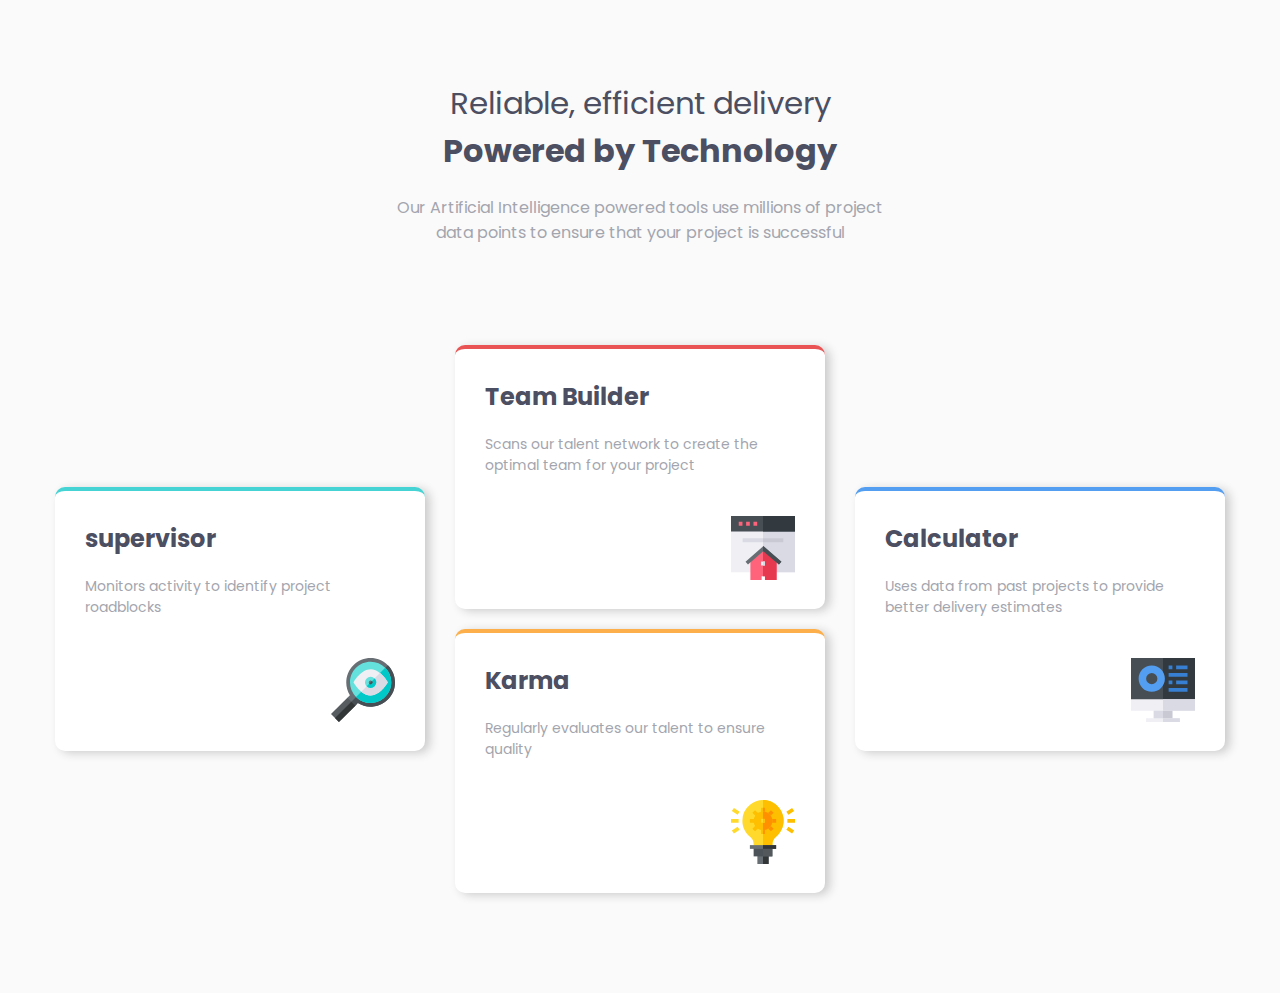
<file: four-card-feature-section-master/index.html>
<!DOCTYPE html>
<html lang="en">

<head>
  <meta charset="UTF-8">
  <meta name="viewport" content="width=device-width, initial-scale=1.0">
  <!-- displays site properly based on user's device -->

  <link rel="icon" type="image/png" sizes="32x32" href="./images/favicon-32x32.png">

  <title>Frontend Mentor | Four card feature section</title>
  <link rel="stylesheet" href="css/style.css">
  <link rel="preconnect" href="https://fonts.googleapis.com">
  <link rel="preconnect" href="https://fonts.gstatic.com" crossorigin>
  <link href="https://fonts.googleapis.com/css2?family=Poppins:wght@200;400;600&display=swap" rel="stylesheet">


  <!-- Feel free to remove these styles or customise in your own stylesheet 👍 -->
  <style>
    .attribution {
      font-size: 11px;
      text-align: center;
    }

    .attribution a {
      color: hsl(228, 45%, 44%);
    }
  </style>
</head>

<body>

  <div class="text">
    <p>Reliable, efficient delivery</p>
    <h1>Powered by Technology</h1>
    <p> Our Artificial Intelligence powered tools use millions of project data points
      to ensure that your project is successful</p>
  </div>
  <div class="container">
    <div class="col">
      <div class="box supervisor">
        <h2>supervisor</h2>
        <p>Monitors activity to identify project roadblocks</p>
        <img src="images/icon-supervisor.svg" alt="">
      </div>
    </div>
    <div class="col">
      <div class="box teamBuilder" >
        <h2> Team Builder</h2>
        <p>Scans our talent network to create the optimal team for your project</p>
        <img src="images/icon-team-builder.svg" alt="">
      </div>
      <div class="box karma">
        <h2>Karma</h2>
        <p> Regularly evaluates our talent to ensure quality</p>
        <img src="images/icon-karma.svg" alt="">
      </div>
    </div>
    <div class="col">
      <div class="box calculator">
        <h2>Calculator</h2>
        <p>Uses data from past projects to provide better delivery estimates</p>
        <img src="images/icon-calculator.svg" alt="">
      </div>
    </div>
  </div>
  
  <!-- <footer>
    <p class="attribution">
      Challenge by <a href="https://www.frontendmentor.io?ref=challenge" target="_blank">Frontend Mentor</a>.
      Coded by <a href="#">Your Name Here</a>.
    </p>
  </footer> -->
</body>

</html>
</file>
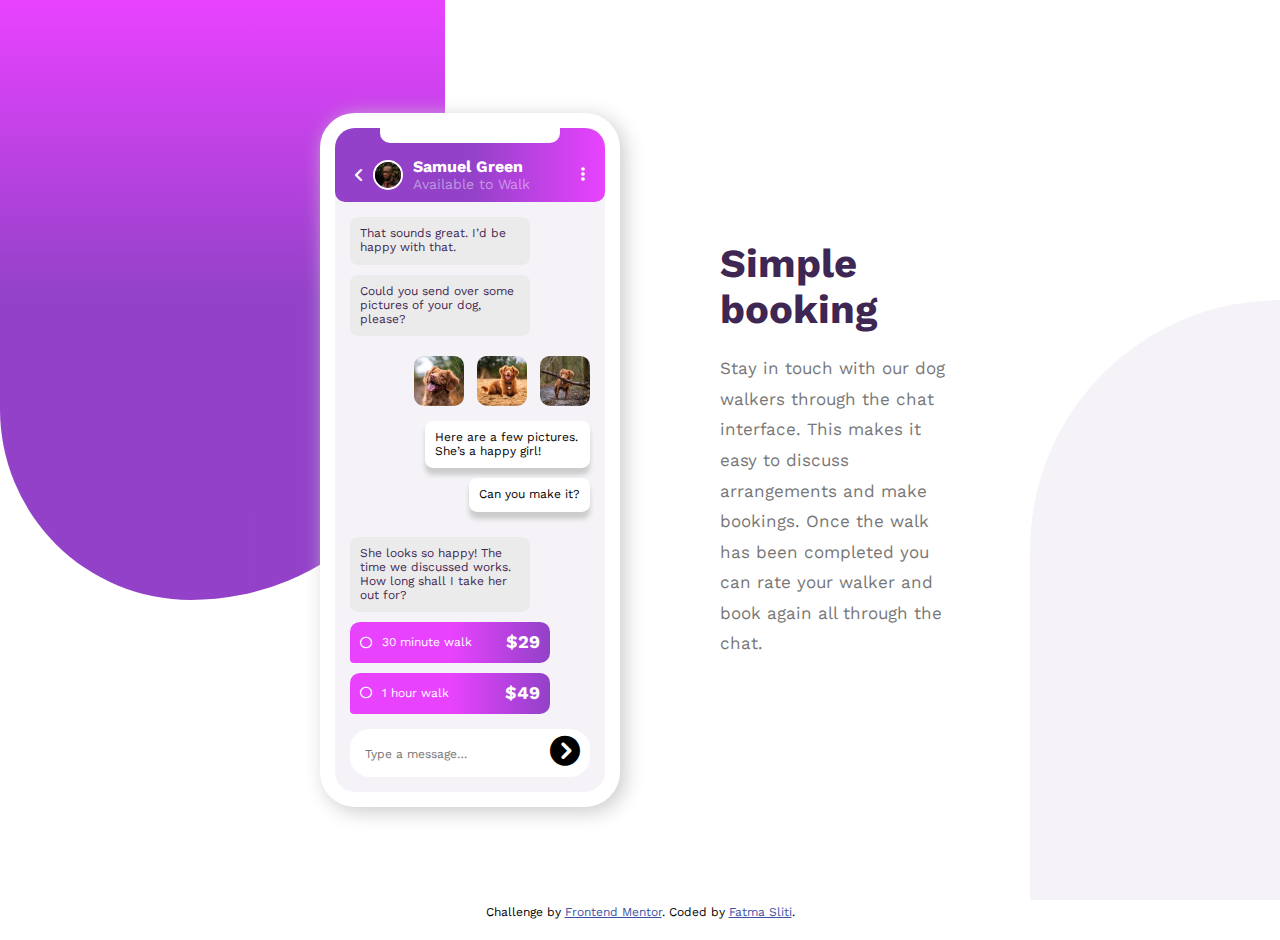
<file: chat-app-css-illustration-master/chat-app-css-illustration-master/index.html>
<!DOCTYPE html>
<html lang="en">

<head>
  <meta charset="UTF-8">
  <meta name="viewport" content="width=device-width, initial-scale=1.0">
  <!-- displays site properly based on user's device -->

  <link rel="icon" type="image/png" sizes="32x32" href="./images/favicon-32x32.png">

  <title>Frontend Mentor | [Challenge Name Here]</title>
  <link rel="stylesheet" href="css/all.min.css">
  <link rel="stylesheet" href="css/normalize.css">
  <link rel="stylesheet" href="css/style.css">
  <link rel="preconnect" href="https://fonts.googleapis.com">
  <link rel="preconnect" href="https://fonts.gstatic.com" crossorigin>
  <link
    href="https://fonts.googleapis.com/css2?family=Cairo&family=Open+Sans:wght@400;700&family=Rubik:ital,wght@0,400;0,700;1,500&family=Work+Sans:ital,wght@0,200;0,300;0,400;0,700;0,800;1,500&display=swap"
    rel="stylesheet">
  <!-- Feel free to remove these styles or customise in your own stylesheet 👍 -->
  <style>
    .attribution {
      font-size: 12px;
      text-align: center;
      position: absolute;
      bottom: -40px;
      left: 50%;
      transform: translatex(-50%);
      padding: 20px;
    }

    @media (max-width: 767px) {
      .attribution {
        bottom: -230px;
      }
    }

    .attribution a {
      color: hsl(228, 45%, 44%);
    }
  </style>
</head>

<body>
  <div class=" top"></div>
  <div class=" down"></div>
  <div class="container">
    <div class="content">
      <div class="conversation">
        <div class="title">
          <div class="info">
            <i class="fa-solid fa-angle-left"></i>
            <img src="images/avatar.jpg" alt="">
            <div class="text">
              <h4> Samuel Green</h4>
              <p> Available to Walk</p>
            </div>
          </div>
          <div class="icon">
            <i class="fa-solid fa-ellipsis-vertical"></i>
          </div>
        </div>
        <div class="landing">
          <p> That sounds great. I’d be happy with that.</p>
          <p> Could you send over some pictures of your dog, please?</p>
          <div class="landing-body">
            <div class="images">
              <img src="images/dog-image-1.jpg" alt="">
              <img src="images/dog-image-2.jpg" alt="">
              <img src="images/dog-image-3.jpg" alt="">
            </div>
            <p>Here are a few pictures. She’s a happy girl!</p>
            <p> Can you make it?</p>
          </div>

          <p>She looks so happy! The time we discussed works. How long shall I take her out for?</p>
          <div class="box">
            <div class="info">
              <i class="fa-regular fa-circle"></i>
              <p> 30 minute walk</p>
            </div>

            <span>$29</span>
          </div>

          <div class="box">
            <div class="info">
              <i class="fa-regular fa-circle"></i>
              <p> 1 hour walk</p>
            </div>

            <span> $49</span>
          </div>
          <div class="message">
            <input type="text" placeholder="Type a message…">
            <i class="fa-solid fa-circle-chevron-right"></i>
          </div>

        </div>
      </div>
      <div class="text-section">
        <h1> Simple booking</h1>
        <p>Stay in touch with our dog walkers through the chat interface. This makes it easy to
          discuss arrangements and make bookings. Once the walk has been completed you can rate
          your walker and book again all through the chat.</p>
      </div>
    </div>
  </div>
  </div>
  <div class="attribution">
    Challenge by <a href="https://www.frontendmentor.io?ref=challenge" target="_blank">Frontend Mentor</a>.
    Coded by <a href="https://www.linkedin.com/in/fatma-sliti-86489b226/" target="_blank">Fatma Sliti</a>.
  </div>
</body>

</html>
</file>
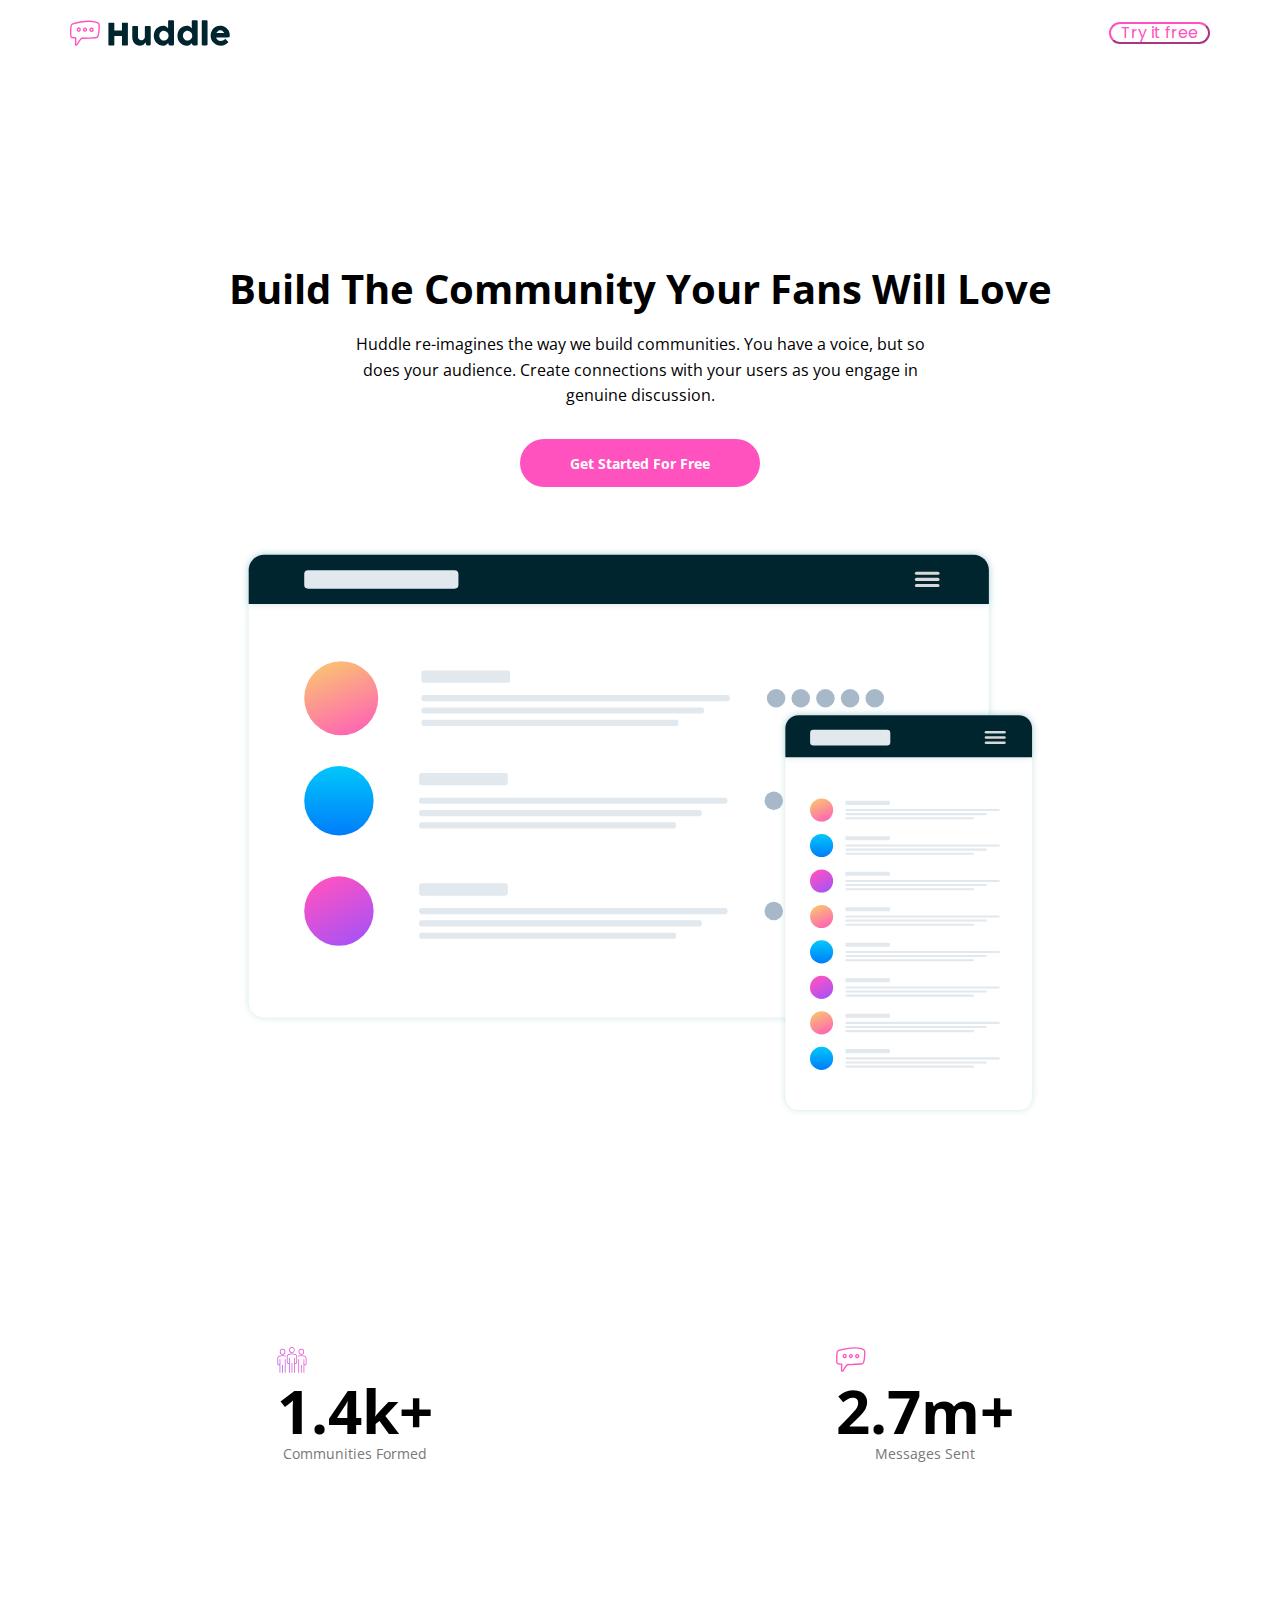
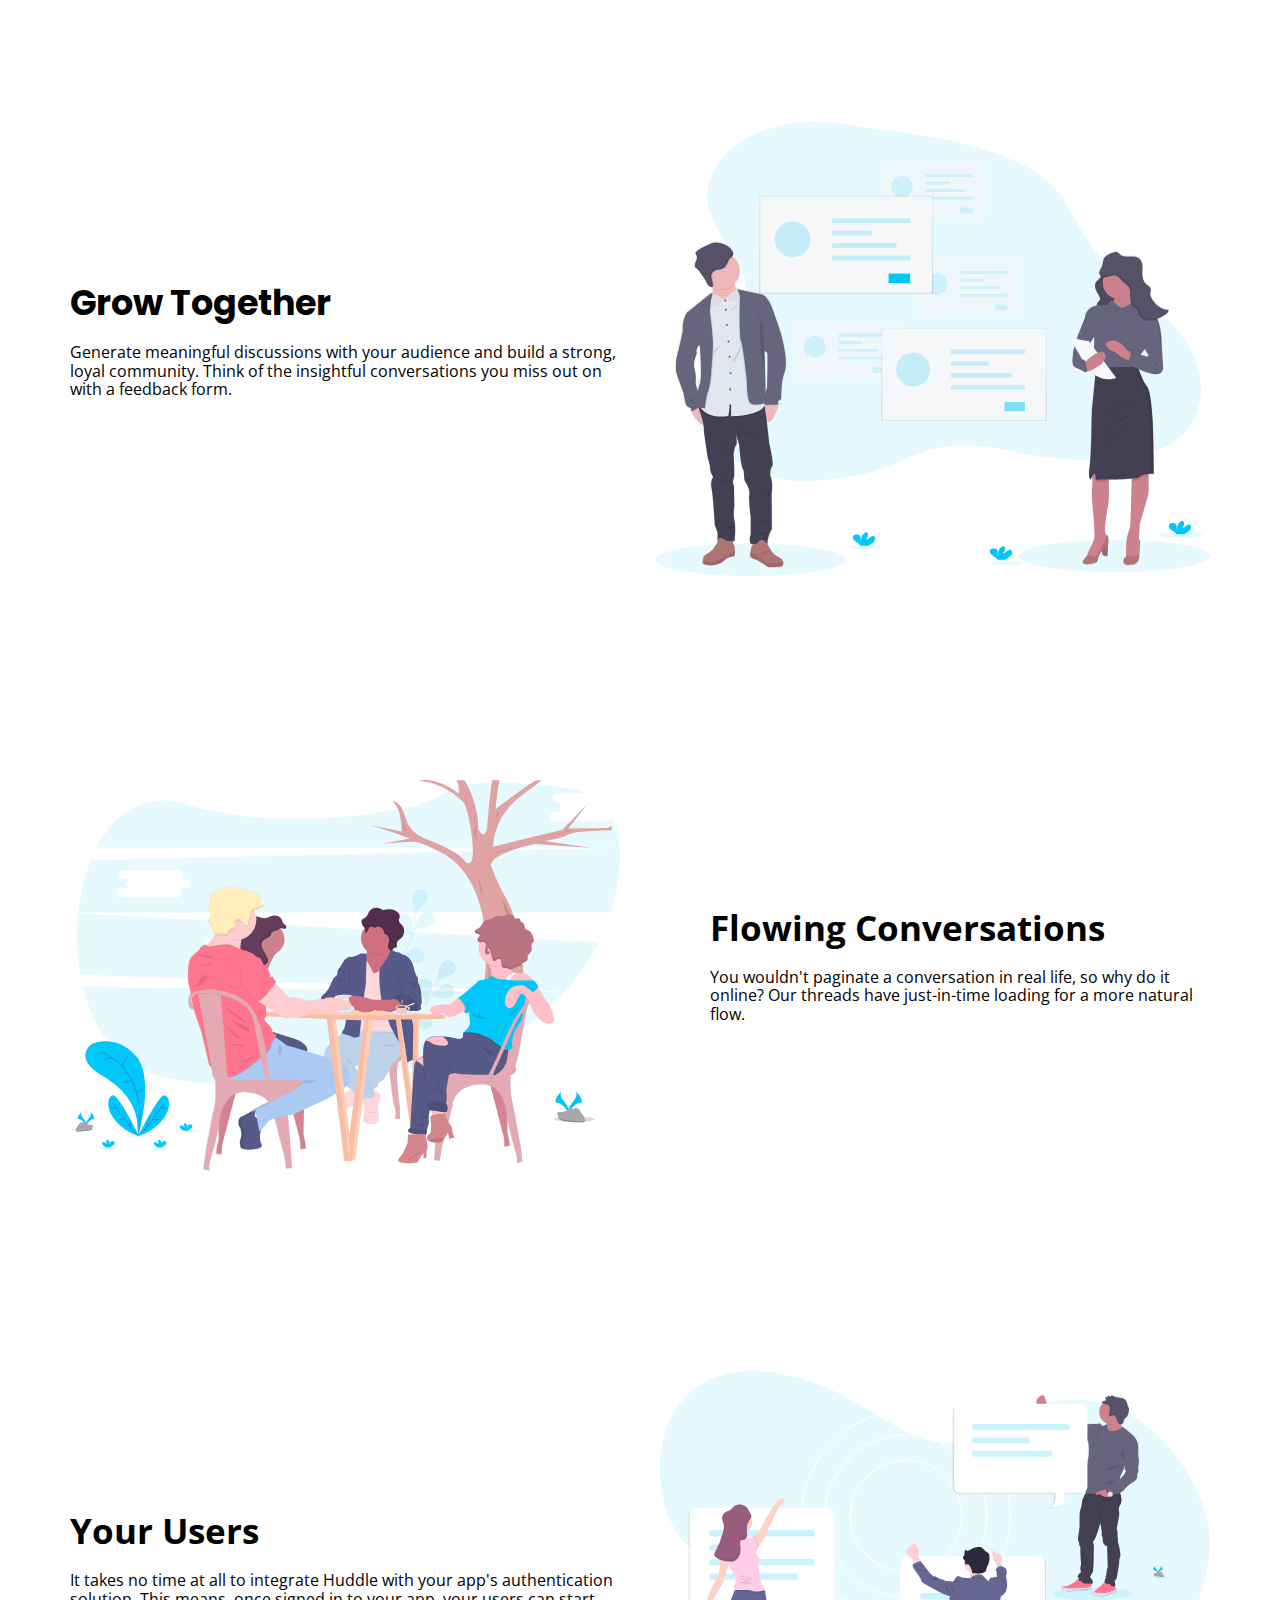
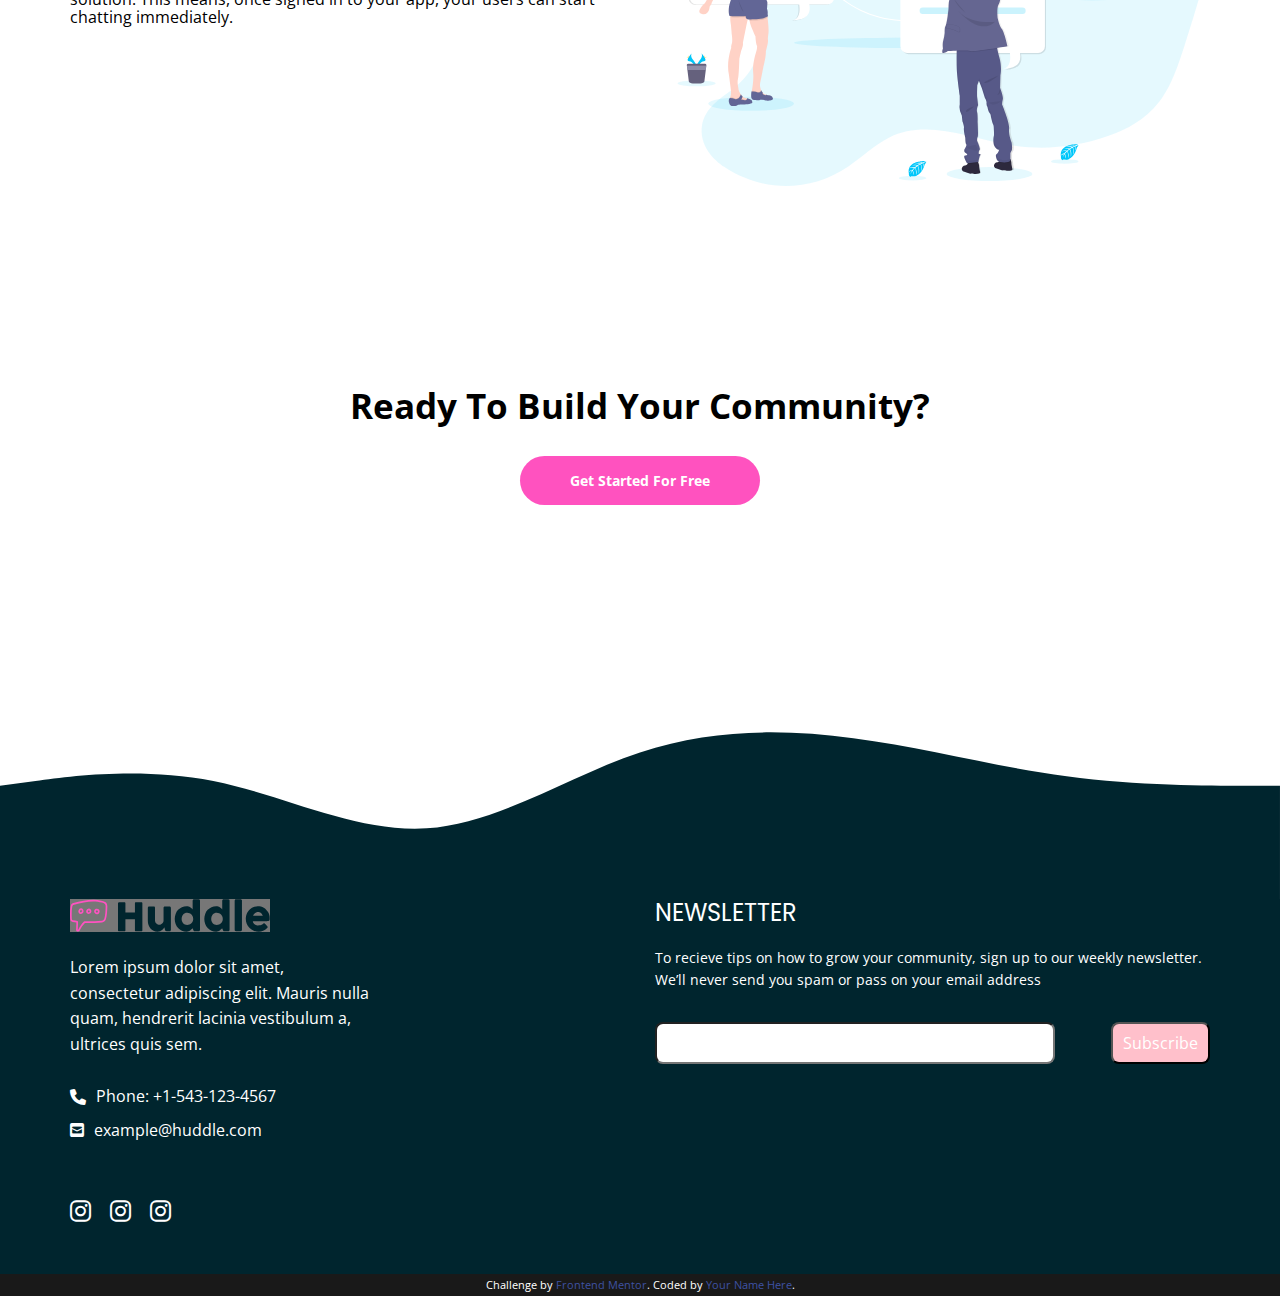
<file: huddle-landing-page-with-curved-sections-master (1)/huddle-landing-page-with-curved-sections-master/index.html>
<!DOCTYPE html>
<html lang="en">

<head>
  <meta charset="UTF-8">
  <meta name="viewport" content="width=device-width, initial-scale=1.0">
  <!-- displays site properly based on user's device -->

  <link rel="icon" type="image/png" sizes="32x32" href="./images/favicon-32x32.png">

  <title>Frontend Mentor | Huddle landing page with curved sections</title>
  <link rel="stylesheet" href="css/all.min.css">
  <link rel="stylesheet" href="css/normalize.css">
  <link rel="stylesheet" href="css/style.css">
  <link rel="preconnect" href="https://fonts.googleapis.com">
  <link rel="preconnect" href="https://fonts.gstatic.com" crossorigin>
  <link
    href="https://fonts.googleapis.com/css2?family=Cairo&family=Open+Sans:wght@400;700&family=Poppins:wght@700&family=Rubik:ital,wght@0,400;0,700;1,500&family=Work+Sans:ital,wght@0,200;0,300;0,400;0,700;0,800;1,500&display=swap"
    rel="stylesheet">

  <!-- Feel free to remove these styles or customise in your own stylesheet 👍 -->
  <style>
    .attribution {
      font-size: 11px;
      text-align: center;
    }

    .attribution a {
      color: hsl(228, 45%, 44%);
    }
  </style>
</head>

<body>
  <div class="header">
    <div class="container">
      <img src="images/logo.svg" alt="" class="logo">
      <button><a href=""> Try it free</a></button>
    </div>
  </div>
  <div class="landing">
    <div class="container">
      <h2> Build The Community Your Fans Will Love</h2>
      <p>Huddle re-imagines the way we build communities. You have a voice, but so does
        your audience. Create connections with your users as you engage in genuine discussion.</p>
      <button class="main-button "> <a href=""> Get Started For Free </a> </button>
      <img src="images/screen-mockups.svg" alt="">
    </div>
  </div>
  <!-- start stats  -->
  <div class="stats">
    <div class="container">
      <div class="box">
        <div class="info">
          <img src="images/icon-communities.svg" alt="">
          <span> 1.4k+</span>
        </div>
        <p> Communities Formed</p>
      </div>
      <div class="box">
        <div class="info">
          <img src="images/icon-messages.svg" alt="">
          <span>2.7m+</span>
        </div>
        <p>Messages Sent</p>
      </div>
    </div>
  </div>
  <!-- End stats  -->

  <!-- Start community section  -->
  <div class="community">
    <div class="container">
      <div class="text main-text">
        <h2 class="header">Grow Together</h2>
        <p>
          Generate meaningful discussions with your audience and build a strong, loyal community.
          Think of the insightful conversations you miss out on with a feedback form. </p>
      </div>
      <div class="image">
        <img src="images/illustration-grow-together.svg" alt="">
      </div>
    </div>
  </div>
  <!-- End community section  -->
  <!-- start conversations  -->
  <div class="conversation">
    <div class="container">
      <img src="images/illustration-flowing-conversation.svg" alt="">
      <div class="text main-text">
        <h2>Flowing Conversations</h2>
        <p> You wouldn't paginate a conversation in real life, so why do it online? Our threads have
          just-in-time loading for a more natural flow.</p>
      </div>
    </div>
  </div>
  <!-- End conversations  -->

  <!-- Start user  -->
  <div class="user">
    <div class="container">
      <div class="text main-text">
        <h2> Your Users</h2>
        <p>It takes no time at all to integrate Huddle with your app's authentication solution. This means,
          once signed in to your app, your users can start chatting immediately.</p>
      </div>
      <img src="images/illustration-your-users.svg" alt="">
    </div>
  </div>
  <!-- End user  -->
  <!-- start question  -->
  <div class="question">
    <div class="container">
      <h2>Ready To Build Your Community?</h2>
      <button class="main-button"><a href=""> Get Started For Free</a></button>
    </div>
  </div>
  <!-- end question  -->

  <!-- start foot  -->
  <div class="foot-top">
    <svg xmlns="http://www.w3.org/2000/svg" viewBox="0 0 1440 320">
      <path fill="#00252e" fill-opacity="1" d="M0,192L40,186.7C80,181,160,171,240,186.7C320,203,400,245,480,240C560,235,640,181,720,154.7C800,128,880,128,960,138.7C1040,149,1120,171,1200,181.3C1280,192,1360,192,1400,192L1440,192L1440,320L1400,320C1360,320,1280,320,1200,320C1120,320,1040,320,960,320C880,320,800,320,720,320C640,320,560,320,480,320C400,320,320,320,240,320C160,320,80,320,40,320L0,320Z"></path>
    </svg>
  </div>
  <div class="foot">
    
    <div class="container">
      <div class="box">
        <img src="images/logo.svg" alt="" class="logo">
        <p class="first-parag"> Lorem ipsum dolor sit amet, consectetur adipiscing elit. Mauris nulla quam, hendrerit lacinia
          vestibulum a, ultrices quis sem.</p>
        <div class="info">
          <i class="fa-solid fa-phone"></i>
          <p class="contact">Phone: +1-543-123-4567</p>
        </div>

        <div class="info">
          <i class="fa-solid fa-square-envelope"></i>
          <p class="contact">example@huddle.com</p>
        </div>

        <div class="icons">          
          <i class="fa-brands fa-instagram"></i>
          <i class="fa-brands fa-instagram"></i>
          <i class="fa-brands fa-instagram"></i>         
        </div>
      </div>

      <div class="subscribe">
        <span class="header" >Newsletter</span>
        <p>
          To recieve tips on how to grow your community, sign up to our weekly newsletter. We’ll never
          send you spam or pass on your email address</p>
        <form action="">
          <input type="text">
          <input type="submit" value="Subscribe">
        </form>
      </div>

    </div>
  </div>
  <!-- end foot  -->

  <footer>
    <p class="attribution">
      Challenge by <a href="https://www.frontendmentor.io?ref=challenge" target="_blank">Frontend Mentor</a>. 
      Coded by <a href="#">Your Name Here</a>.
    </p>
  </footer>
</body>

</html>
</file>
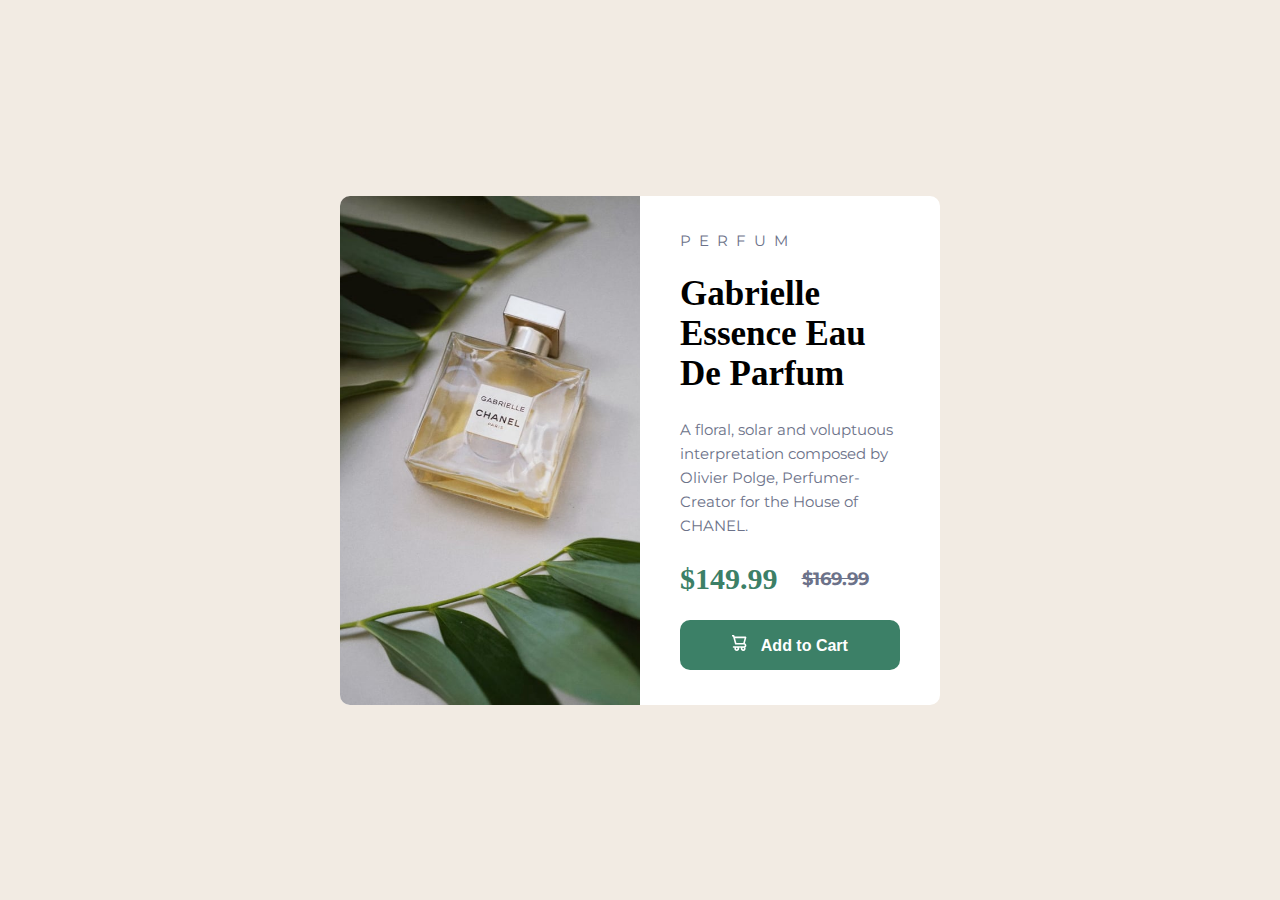
<file: product-preview-card-component-main/product-preview-card-component-main/index.html>
<!DOCTYPE html>
<html lang="en">

<head>
  <meta charset="UTF-8">
  <meta name="viewport" content="width=device-width, initial-scale=1.0">
  <!-- displays site properly based on user's device -->

  <link rel="icon" type="image/png" sizes="32x32" href="./images/favicon-32x32.png">

  <title>Frontend Mentor | Product preview card component</title>
  <link rel="stylesheet" href="css/style.css">
  <link rel="preconnect" href="https://fonts.googleapis.com">
  <link rel="preconnect" href="https://fonts.gstatic.com" crossorigin>
  <link href="https://fonts.googleapis.com/css2?family=Montserrat:wght@500;700&display=swap" rel="stylesheet">


  <!-- Feel free to remove these styles or customise in your own stylesheet 👍 -->
  <style>
    .attribution {
      font-size: 11px;
      text-align: center;
    }

    .attribution a {
      color: hsl(228, 45%, 44%);
    }
  </style>
</head>

<body>
  <main>
    <div class="container">
      <div class="image">

      </div>
      <!-- <img src="images/image-product-desktop.jpg" alt=""> -->
      <div class="box">
        <span class="text">Perfum</span>
        <h1> Gabrielle Essence Eau De Parfum </h1>
        <p>
          A floral, solar and voluptuous interpretation composed by Olivier Polge,
          Perfumer-Creator for the House of CHANEL.
        </p>
        <div class="price">
          <span> $149.99</span>
          <span> $169.99</span>
        </div>
        <button>
          <svg width="15" height="16" xmlns="http://www.w3.org/2000/svg">
            <path
              d="M14.383 10.388a2.397 2.397 0 0 0-1.518-2.222l1.494-5.593a.8.8 0 0 0-.144-.695.8.8 0 0 0-.631-.28H2.637L2.373.591A.8.8 0 0 0 1.598 0H0v1.598h.983l1.982 7.4a.8.8 0 0 0 .799.59h8.222a.8.8 0 0 1 0 1.599H1.598a.8.8 0 1 0 0 1.598h.943a2.397 2.397 0 1 0 4.507 0h1.885a2.397 2.397 0 1 0 4.331-.376 2.397 2.397 0 0 0 1.12-2.021ZM11.26 7.99H4.395L3.068 3.196h9.477L11.26 7.991Zm-6.465 6.392a.8.8 0 1 1 0-1.598.8.8 0 0 1 0 1.598Zm6.393 0a.8.8 0 1 1 0-1.598.8.8 0 0 1 0 1.598Z"
              fill="#FFF" />
          </svg>
          <a href="#"> Add to Cart</a>

        </button>
      </div>
  </main>
  <!-- <div class="attribution">
    Challenge by <a href="https://www.frontendmentor.io?ref=challenge" target="_blank">Frontend Mentor</a>.
    Coded by <a href="#">Your Name Here</a>.
  </div> -->
</body>

</html>
</file>
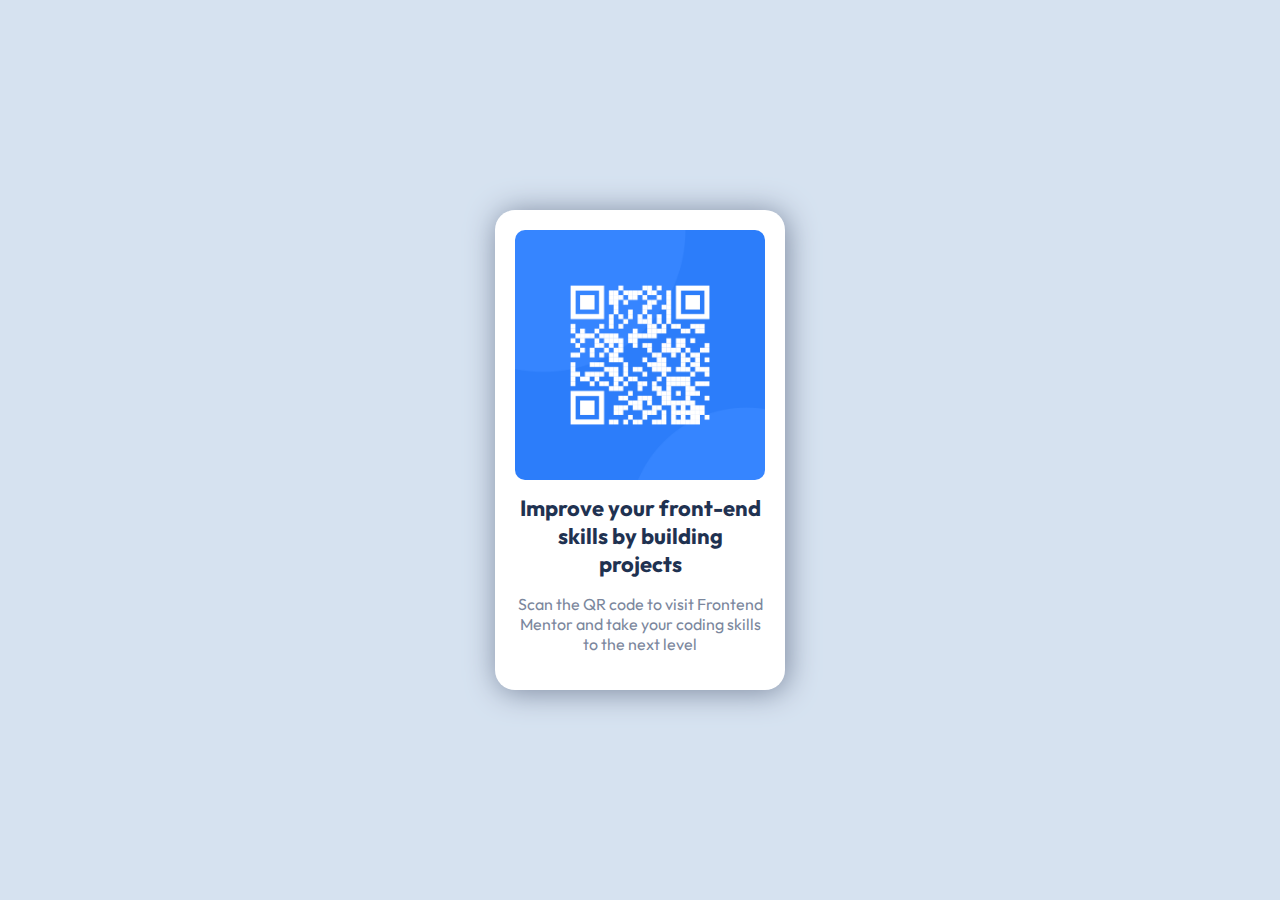
<file: qr-code-component-main (1)/qr-code-component-main/index.html>
<!DOCTYPE html>
<html lang="en">

<head>
  <meta charset="UTF-8">
  <meta name="viewport" content="width=device-width, initial-scale=1.0">
  <!-- displays site properly based on user's device -->

  <link rel="icon" type="image/png" sizes="32x32" href="./images/favicon-32x32.png">

  <title>Frontend Mentor | QR code component</title>
  <link rel="stylesheet" href="../css/style.css">
  <link
    href="https://fonts.googleapis.com/css2?family=Cairo&family=Inter:wght@400;700&family=Lexend+Deca&family=Open+Sans:wght@400;600;700&family=Outfit:wght@400;700&family=Poppins:wght@700&family=Rubik:ital,wght@0,400;0,700;1,500&family=Work+Sans:ital,wght@0,200;0,300;0,400;0,700;0,800;1,500&display=swap"
    rel="stylesheet">


  <!-- Feel free to remove these styles or customise in your own stylesheet 👍 -->
  <style>
    .attribution {
      font-size: 11px;
      text-align: center;
    }

    .attribution a {
      color: hsl(228, 45%, 44%);
    }
  </style>
</head>

<body>
  <div class="container">
    <img src="images/image-qr-code.png" alt="">
    <div class="text">
      <h2> Improve your front-end skills by building projects</h2>
      <p> Scan the QR code to visit Frontend Mentor and take your coding skills to the next level</p>
    </div>
  </div>

  <!-- <div class="attribution">
    Challenge by <a href="https://www.frontendmentor.io?ref=challenge" target="_blank">Frontend Mentor</a>. 
    Coded by <a href="#">Your Name Here</a>.
  </div> -->
</body>

</html>
</file>
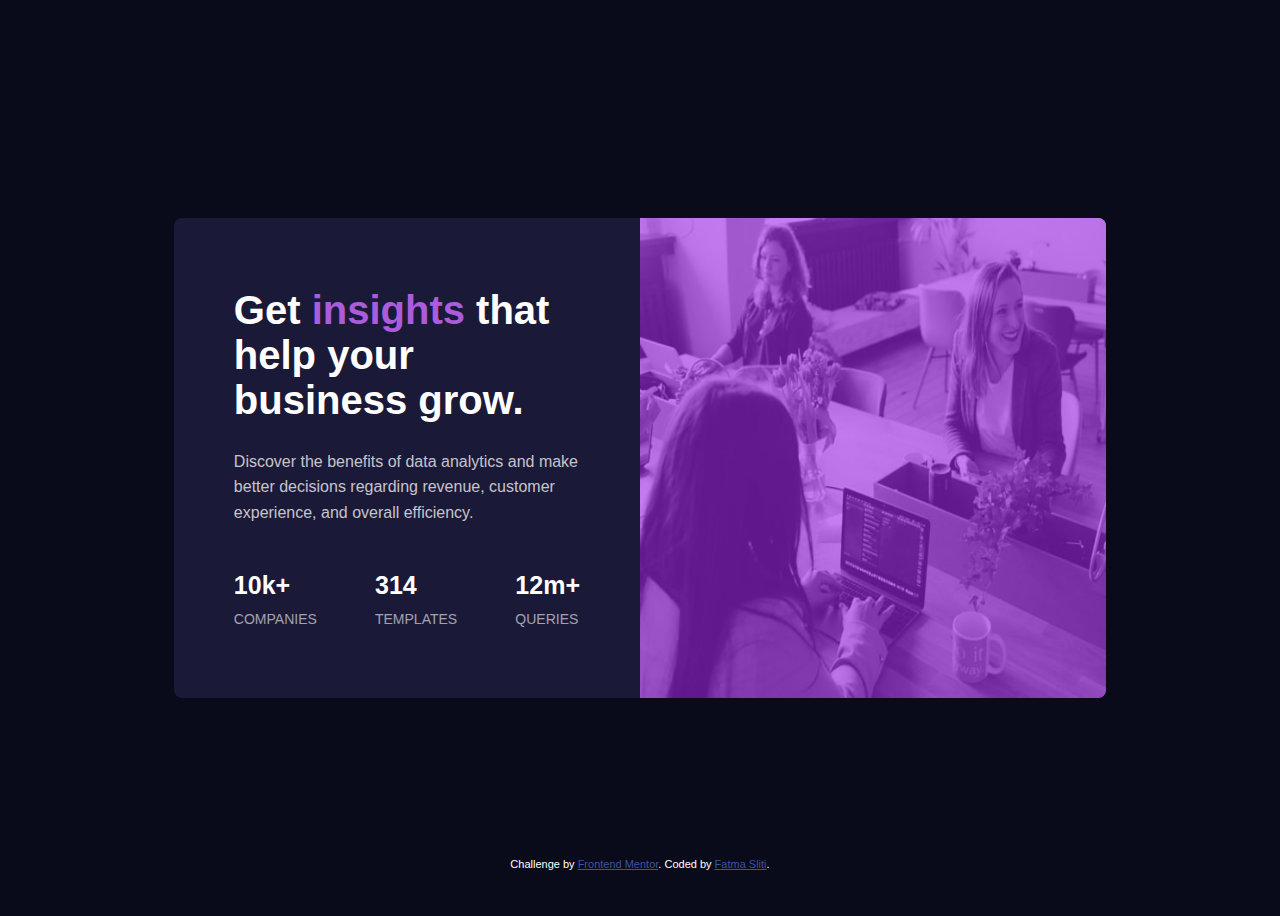
<file: stats-preview-card-component-main (1)/stats-preview-card-component-main/index.html>
<!DOCTYPE html>
<html lang="en">

<head>
  <meta charset="UTF-8">
  <meta name="viewport" content="width=device-width, initial-scale=1.0">
  <!-- displays site properly based on user's device -->

  <link rel="icon" type="image/png" sizes="32x32" href="./images/favicon-32x32.png">

  <title>Frontend Mentor | Stats preview card component</title>
  <link rel="stylesheet" href="css/style.css">
</head>

<body>
  <div class="container">
    <div class="box">
      <h1 class="header"> Get <span>insights</span> that help your business grow.</h1>
      <p>
        Discover the benefits of data analytics and make better decisions regarding revenue, customer
        experience, and overall efficiency.
      </p>
      <div class="stats">
        <div class="info">
          <span class="number"> 10k+ </span>
          <span class="text">companies</span>
        </div>
        <div class="info">
          <span class="number"> 314 </span>
          <span class="text">templates</span>
        </div>
        <div class="info">
          <span class="number"> 12m+ </span>
          <span class="text"> queries</span>
        </div>
      </div>
    </div>
    <div class="image">
      <img src="images/image-header-desktop.jpg" alt="">
    </div>
  </div>
  <div class="attribution">
    Challenge by <a href="https://www.frontendmentor.io?ref=challenge" target="_blank">Frontend Mentor</a>.
    Coded by <a href="https://www.linkedin.com/in/fatma-sliti-86489b226/" target="_blank">Fatma Sliti</a>.
  </div>

</body>

</html>
</file>
<file: four-card-feature-section-master/css/style.css>
* {
    margin: 0;
    padding: 0;
}
@media (min-width: 1199px) {
    .container {
        width: 1170px;
    }
}
body {
    font-family: 'Poppins', sans-serif;
    background-color: hsl(0, 0%, 98%);
    margin: 80px auto;
}

@media (max-width: 767px) {
    body {
        padding: 20px;
    }
}
.text {
    text-align: center;
    color: hsl(234, 12%, 34%);
}

.text p:first-of-type {
    font-size: 31px;
}

@media (max-width: 767px) {
    .text h1,
    .text p:first-of-type  {
        font-size: 25px;
    }
}

.text p:last-of-type {
    max-width: 500px;
    margin: 20px auto;
    color: hsl(229, 6%, 66%);
}

.container {
    display: grid;
    grid-template-columns: repeat(auto-fill, minmax(300px, 1fr));
    gap: 30px;
    padding-top: 80px;
    margin: auto;
}

.container .col {
    margin: auto;
}

.container .col .box {
    background-color: white;
    box-shadow: 5px 2px 10px #ccc;
    margin-bottom: 20px;
    padding: 30px;
    position: relative;
    height: 200px;
    border-radius: 10px;
}

.container .col .supervisor,
.container .col .teamBuilder,
.container .col .karma ,
.container .col .calculator {
    border-top: 4px solid ;
}

.container .col .supervisor {
    border-color: hsl(180, 62%, 55%);
}

.container .col .teamBuilder {
    border-color: hsl(0, 78%, 62%);
}

@media (max-width: 767px) {
    .container .col .teamBuilder {
        margin-bottom: 50px;
    }
}

.container .col .karma {
    border-color: hsl(34, 97%, 64%);
}

.container .col .calculator {
    border-color: hsl(212, 86%, 64%);
}

.container .col h2 {
    color: hsl(234, 12%, 34%);
}

.container .col p {
    color: hsl(229, 6%, 66%);
    font-size: 14px;
    padding: 20px 0 40px;
}

.container .box img {
    position: absolute;
    right: 30px;
}

.colors {
color: hsl(0, 78%, 62%);
color: hsl(180, 62%, 55%);
color: hsl(34, 97%, 64%);
color: hsl(212, 86%, 64%);
color: hsl(234, 12%, 34%);
color: hsl(229, 6%, 66%);
color: hsl(0, 0%, 98%);
}
</file>
<file: chat-app-css-illustration-master/chat-app-css-illustration-master/css/style.css>
body {
    margin: 0;
    font-family: 'Rubik', sans-serif;
    font-family: 'Work Sans', sans-serif;
}

* {
    -webkit-box-sizing: border-box;
    -moz-box-sizing: border-box;
    box-sizing: border-box;
    padding: 0;
    margin: 0;
}

/* start color section  */

.top {
    position: absolute;
    top: 0;
    left: 0;
    border-radius: 0 0 280px 210px;
    background-image: linear-gradient(to top, hsl(276, 55%, 52%) 50%, hsl(293, 100%, 63%) 100%);
    background-color: hsl(276, 55%, 52%);
    width: 445px;
    height: 600px;
}

@media (max-width: 767px) {
    .top {
        width: 180px;
        height: 600px;
        border-radius: 0 0 250px;
    }
}

@media (min-width: 768px) {
    .down {
        position: absolute;
        bottom: 0;
        right: 0;
        border-radius: 250px 0 0 0;
        width: 250px;
        background-color: hsl(270, 20%, 96%);
        height: 600px;
    }
}

/* End  color section   */

/* start conversation */
.container {
    overflow: hidden;
}

.conversation {
    max-width: 300px;
    border-radius: 35px;
    border: 15px solid white;
    background-color: hsl(270, 20%, 96%);
    position: relative;
    display: block;
    margin: 50px auto 30px;
}


@media (min-width: 767px) {
    .conversation {
        box-shadow: 5px 5px 20px #ccc;
    }
}

.conversation .title {
    border-radius: 20px 20px 10px 10px;
    background-image: linear-gradient(to right, hsl(276, 55%, 52%) 50%, hsl(293, 100%, 63%) 100%);
    display: flex;
    justify-content: space-between;
    align-items: center;
    padding: 30px 20px 10px;
    color: hsl(0, 0%, 100%);
    position: relative;
}

.conversation .title::before {
    content: "";
    position: absolute;
    top: -15px;
    left: 50%;
    transform: translate(-50%);
    background-color: white;
    width: 180px;
    height: 30px;
    border-radius: 10px;
}

.conversation .info {
    display: flex;
    justify-content: center;
    align-items: center;
}

.conversation .info img {
    width: 30px;
    max-width: 100%;
    border-radius: 50%;
    border: 2px solid white;
    margin-left: 10px;
}

.conversation .title .text {
    margin-left: 10px;
}

.conversation .title .info h4 {
    font-weight: bold;
}

.conversation .title .info p {
    font-size: 14px;
    font-size: 14px;
    color: #ffffff73;
}


/*start landing*/
.landing {
    padding: 15px;
    border-radius: 0 0 20px 20px;
}

.landing>p {
    max-width: 180px;
    color: hsl(271, 36%, 24%);
    background-color: rgb(236 235 235);
    border-radius: 8px;
    margin-bottom: 10px;
    padding: 10px;
    font-size: 12px;

}

.landing .landing-body {
    margin-bottom: 15px;
    display: flex;
    flex-direction: column;
    align-items: flex-end;
}


.landing .landing-body .images {
    text-align: right;
    margin-bottom: 10px;
}

.conversation .landing .landing-body img {
    max-width: 100%;
    width: 50px;
    border-radius: 10px;
    margin: 10px 0 0 8px;
}

.landing .landing-body p {
    width: fit-content;
    margin-left: 75px;
    background-color: white;
    border-radius: 8px;
    margin-bottom: 10px;
    padding: 10px;
    box-shadow: 0px 7px 5px #ccc;
    font-size: 12px
}

.conversation .landing .box {
    display: flex;
    align-items: center;
    justify-content: space-between;
    color: hsl(0, 0%, 100%);
    background-image: linear-gradient(to right, hsl(293, 100%, 63%) 50%, hsl(276, 55%, 52%) 100%);
    margin-bottom: 10px;
    border-radius: 10px 10px 10px 4px;
    max-width: 200px;
    padding: 10px;
    font-size: 12px;
}

.conversation .landing .box p {
    margin-left: 10px;
}

.conversation .landing .box span {
    font-weight: bold;
    font-size: 18px;
}

.conversation .landing .message {
    position: relative;
}

.conversation .landing .message input {
    padding: 15px;
    border-radius: 20px;
    border: none;
    width: 100%;
    margin-top: 5px;
    outline: none;
}

.conversation .landing .message input::placeholder {
    font-size: 12px;
}

.conversation .landing .message i {
    position: absolute;
    right: 0;
    top: 50%;
    transform: translateY(-50%);
    padding: 10px;
    font-size: 30px;
}

@media (min-width: 767px) {
    .content {
        display: flex;
        justify-content: center;
        align-items: center;
        gap: 100px;
        position: absolute;
        top: 50%;
        left: 50%;
        transform: translate(-50%, -50%);
    }
}

.container .text-section {
    flex: 1;
}

@media (max-width: 767px) {
    .container .text-section {
        text-align: center;
        margin-bottom: 60px;
    }
}

.container .text-section h1 {
    font-size: 40px;
    color: hsl(271, 36%, 24%);
    margin: 0 auto 20px;
}

.container .text-section p {
    line-height: 1.8;
    color: #777;
    font-size: 17px;
    display: block;
    max-width: 450px;
}

@media (max-width: 767px) {
    .container .text-section p  {
        padding: 20px;
    }
}

/*end landing*/
/* end conversation */
</file>
<file: huddle-landing-page-with-curved-sections-master (1)/huddle-landing-page-with-curved-sections-master/css/style.css>
* {
    margin: 0;
    padding: 0;
    box-sizing: border-box;
}

body {
    margin: 0;
    padding: 0;
    font-family: 'Open Sans', sans-serif;
}

html {
    scroll-behavior: smooth;
}

a {
    text-decoration: none;
}

.header {
    font-family: 'Poppins', sans-serif;
}

/* Start component  */
.main-text {
    margin: auto;
}

@media (max-width: 767px) {
    .main-text {
        text-align: center;
    }
}

.main-text h2{
    padding: 0;
    font-size: 35px;
}
.main-text p{
    padding: 20px 0;
}
/* End component  */
/*start main button  */
.main-button {
    background-color: hsl(322, 100%, 66%);
    border: none;
    padding: 15px 50px;
    border-radius: 30px;
    margin: 0 auto 60px;
}

.main-button a {   
    color: white;
    font-weight: bold;
    font-size: 14px;
}

/*end main button  */
.container {
    padding-left: 15px;
    padding-right: 15px;
    margin-left: auto;
    margin-right: auto;
}

@media (max-width: 767px) {
    .container {
        width: 750px;
    }
}

@media (min-width: 991px) {
    .container {
        width: 970px;
    }
}

@media (min-width: 1199px) {
    .container {
        width: 1170px;
    }
}

.header {
    padding: 20px;
}

.header .container {
    display: flex;
    justify-content: space-between;
    align-items: center;
}

.header .logo {
    width: 160px;
}

.header button {
    background: none;
    border-color: hsl(322, 100%, 66%);
    outline: none;
    border-radius: 15px;
}

.header button a {
    color: hsl(322, 100%, 66%);
    padding: 5px 10px;
}

.landing {
    padding-top: 200px;
}

.landing .container {
    text-align: center;
    
}

.landing .container h2 {
    font-size: 40px;
    margin: 0;
}

.landing .container p {
    max-width: 600px;
    line-height: 1.6;
    margin: 20px auto 30px;
}



.landing .container img {
    max-width: 100%;
    width: 70%;
    display: block;
    margin: auto;
}

/*Start stats */
.stats {
    padding-top: 200px;
}

.stats .container{
    display: grid;
    grid-template-columns: repeat(auto-fill, minmax(450px, 1fr));
    
}

.stats .container .box {
    text-align: center;
    padding: 60px;
}

.stats .container .box .info {
    position: relative;
    width: fit-content;
    margin: auto;
}

.stats .container .box img {
    width: 30px;
    position: absolute;
    left: 0;
    top: -30px;
}

.stats .container .box span {
    display: block;
    font-size: 60px;
    font-weight: bold;
}

.stats .container .box p {
    font-size: 14px;
    color: #777;
}

/*End stats */

/* start community section  */
.community {
    padding-top: 200px;
}

.community .container {
    display: grid;
    grid-template-columns: repeat(auto-fill, minmax(450px, 1fr));
    gap: 30px;
}

@media (max-width: 767px) {
    .community .container .text {
        text-align: center;
    }
}

.community img {
    max-width: 100%;
}

/* End community section  */

/* start conversations  */
.conversation {
    padding-top: 200px;
}

.conversation .container {
    display: grid;
    grid-template-columns: repeat(auto-fill, minmax(450px, 1fr));
    gap: 40px;
}

.conversation .container img {
    max-width: 100%;
}

@media (max-width: 767px) {
    .conversation .container img {
        order: 1;
    }
}
.conversation .container .text {
    margin-left: 50px;
}

/* End conversations  */
/* Start user  */
.user {
    padding-top: 200px;
}

.user .container{
    display: grid;
    grid-template-columns: repeat(auto-fill, minmax(450px, 1fr));
    gap: 40px;
}

.user img {
    max-width: 100%;
}
/* End user  */
/* Start question  */
.question {
    padding-top: 200px;
}

.question .container {
    text-align: center;
    margin-bottom: 50px;
}

.question .container h2 {
    font-size: 35px;
    margin-bottom: 30px;
}

/* End question  */

/* start footer  */
.foot {
    background-color: #00252e;
    color: white;
    padding-bottom: 50px;
}

svg {
    display: block;
}

.foot .container {
    display: grid;
    grid-template-columns: repeat(auto-fill, minmax(450px , 1fr));
    gap: 30px;
}

.foot .box img {
    width: 200px;
    background-color: #777;
}

.foot .box .first-parag {
    padding: 20px 0 30px;
    max-width: 300px;
    line-height: 1.6;
}

.foot .box .info {
    display: flex;
    align-items: center;
    margin-bottom: 15px;
}

.foot .box .info .contact {
    padding-left: 10px;
}

.foot .box .icons {
    margin-top: 60px;
}

.foot .box .icons i {
    margin-right: 15px;
    font-size: 24px;
}

.foot .subscribe span {
    padding: 0;
    font-size: 24px;
    text-transform: uppercase;
}

.foot .subscribe p {
    font-size: 14px;
    line-height: 1.6;
    margin: 20px 0 30px;
}

.foot .subscribe form {
    display: flex;
    justify-content: space-between;
    align-items: center;
}

@media (max-width: 991px) {
    .foot .subscribe form {
        flex-direction: column;
    }
} 

.foot .subscribe form input {
    padding: 10px;
    outline: none;
    border-radius: 8px;
}

.foot .subscribe form input[type="text"] {
    width: 400px;
}



.foot .subscribe form input[type="submit"] {
    background-color: pink;
    color: white;
}

/* end footer  */

/* Start copyright  */
footer {
    background-color: #191919;
    padding: 5px;
    color: white;
}

/* End copyright  */
</file>
<file: product-preview-card-component-main/product-preview-card-component-main/css/style.css>
* {
    box-sizing: border-box;
    margin: 0;
    padding: 0;
}

body {
    background-color: hsl(30, 38%, 92%);
    /* font-family: 'Fraunces', serif; */
    font-family: 'Montserrat', sans-serif;
    display: flex;
    justify-content: center;
    align-items: center;
    height: 100vh;
    width: 100%;
}

main {
    width: 100%;
}

.container {
    min-width: 600px;
    width: 30%;
    margin: 0 auto;
    display: flex;
    background-color: #fff;
    border-radius: 10px;
}

@media (max-width: 767px) {
    .container {
        min-width: auto;
        width: 90%;
        display: flex;
        flex-direction: column;
        border-radius: 10px;
    }
}

.image {
    width: 50%;
    background-image: url(../images/image-product-desktop.jpg);
    background-position: center;
    background-size: cover;
    border-radius: 10px 0 0 10px;
}

@media (max-width: 767px) {
    .image {
        width: 100%;
        height: 350px;
        background-image: url(../images/image-product-mobile.jpg);
        border-radius: 10px 10px 0 0;
    }
}

.box {
    width: 50%;
    display: flex;
    flex-direction: column;
    row-gap: 24px;
    padding: 35px 40px;
}

@media (max-width: 767px) {
    .container .box {
        width: 100%;
        row-gap: 12px;
        padding: 25px;
    }
}

.container .box .text {
    color: hsl(228, 12%, 48%);
    text-transform: uppercase;
    letter-spacing: 8px;
    font-size: 15px;
}

.container .box h1 {
    font-size: 35px;
    font-family: 'Fraunces', serif; 
    margin: 0;
}

.container .box p {
    font-size: 15px;
    color: hsl(228, 12%, 48%);
    line-height: 1.6;
}

.container .box .price {
    display: flex;
    align-items: center;
    gap: 24px;
}

.container .box .price span:first-of-type {
    font-size: 30px;
    font-weight: bold;
    color: hsl(158, 36%, 37%);
    font-family: 'Fraunces', serif; 
}

.container .box .price span:last-of-type{
    font-size: 18px;
    font-weight: bold;
    color: hsl(228, 12%, 48%);
    text-decoration: line-through;
}

.container .box  button {
    width: 100%;
    padding: 15px;
    border: none;
    background-color: hsl(158, 36%, 37%);
    border-radius: 10px;
}

.container .box  button a {
    text-decoration: none;
    font-size: 16px;
    font-weight: bold;
    color: white;
    position: relative;
    margin-left: 10px;
}  

.color {
    color: hsl(158, 36%, 37%);
    color: hsl(30, 38%, 92%);
    color: hsl(212, 21%, 14%);
    color: hsl(228, 12%, 48%);
    color: hsl(0, 0%, 100%);

}
</file>
<file: qr-code-component-main (1)/css/style.css>
body {
    font-family: 'Outfit', sans-serif;
    background-color: hsl(212, 45%, 89%);
}

.container {
    position: absolute;
    top: 50%;
    left: 50%;
    transform: translate(-50%, -50%);
    max-width: 250px;
    background-color: hsl(0, 0%, 100%);
    text-align: center;
    padding: 20px;
    border-radius: 20px;
    box-shadow: 2px 2px 30px hsl(220, 15%, 55%);
}

.container img {
    height: 250px;
    border-radius: 10px;
}

.container .text {

}

.container h2 {
    margin: 10px 0 0;
    font-size: 22px;
    color: hsl(218, 44%, 22%);
}

.container p {
    color: hsl(220, 15%, 55%);
}


.color {
color:  hsl(0, 0%, 100%);
color: hsl(212, 45%, 89%);
color:  hsl(220, 15%, 55%);
color:  hsl(218, 44%, 22%);
}
</file>
<file: stats-preview-card-component-main (1)/stats-preview-card-component-main/css/style.css>
* {
    box-sizing: border-box;
}

body {
    font-family: 'Lexend Deca', sans-serif;
    background-color: hsl(233, 47%, 7%);
    color: white;
    display: flex;
    justify-content: center;
    align-items: center;
    min-height: 100vh;
}

.header {
    font-family: 'Inter', sans-serif;
}

.container {
    display: grid;
    grid-template-columns: repeat(auto-fill, minmax(450px, 1fr));
}

@media (max-width: 767px) {
    .container {
        margin: 50px auto;
        width: 300px;
    }
}

.container .box {
    background-color: hsl(244, 38%, 16%);
    padding: 70px 60px;
    border-radius: 8px 0 0 8px;
}

@media (max-width: 767px) {
    .container .box {
        text-align: center;
        order: 1;
        width: 300px;
        padding: 40px 30px 10px;
        border-radius: 0 0 8px 8px;
    }
}

.container .box h1 {
    font-size: 40px;
    margin: 0;
}

@media (max-width: 768px) {
    .container .box h1 {
        font-size: 23px;
    }
}

.container .box h1 span {
    color: hsl(277, 64%, 61%);
}

.container .box p {
    line-height: 1.6;
    color: hsla(0, 0%, 100%, 0.75);
    max-width: 400px;
    padding: 10px 0 30px;
}

@media (max-width: 767px) {
    .container .box p {
        margin: auto;
        font-size: 14px;
    }
}

.container .box .stats {
    display: flex;
    justify-content: space-between;
    align-items: center;
}

@media (max-width: 767px) {
    .container .box .stats {
        flex-direction: column;
    }

    .container .box .stats .info {
        width: fit-content;
        margin: 0 auto 30px;
    }
}

.container .box .stats .info .number {
    display: block;
    font-size: 25px;
    font-weight: 700;
    margin-bottom: 10px;
}

.container .box .stats .info .text {
    color: hsla(0, 0%, 100%, 0.6);
    text-transform: uppercase;
    font-size: 14px;
}

.image {
    position: relative;
}

@media (max-width: 767px) {
    .image {
        width: 300px;
    }

    .container img {
        border-radius: 10px 10px 0 0;
    }
}

.container .image::before {
    content: "";
    position: absolute;
    top: 0;
    left: 0;
    bottom: 0;
    right: 0;
    background-color: hsl(277deg 80% 53% / 60%);
    border-radius: 8px 8px 0 0;
}

.container img {
    border-radius: 8px 8px 0 0;
    height: 100%;
    width: 100%;
}

@media (min-width: 767px) {
    .container img {
        border-radius: 0 8px 8px 0;
    }

    .container .image::before {
        border-radius: 0 8px 8px 0;
    }
}

.attribution {
    font-size: 11px;
    text-align: center;
    position: absolute;
    bottom: 30px;
}

@media (max-width: 767px) {
    .attribution {
        bottom: -40px;
        padding: 20px;
    }
}

.attribution a {
    color: hsl(228, 45%, 44%);
}
</file>
